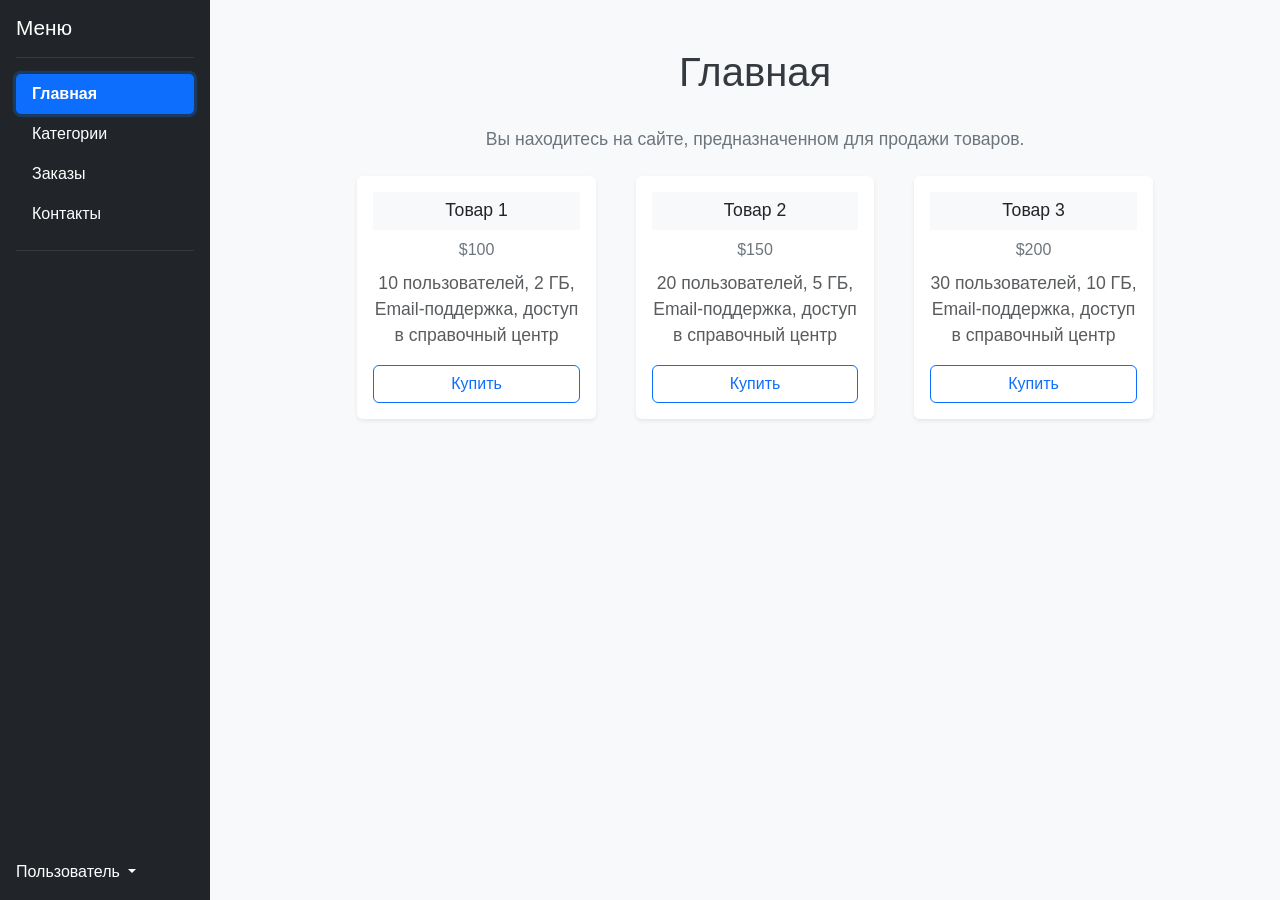
<file: src/index.html>
<!DOCTYPE html>
<html lang="ru">
<head>
  <meta charset="UTF-8">
  <title>Главная</title>
  <link rel="stylesheet" href="css/bootstrap.css">
  <link rel="stylesheet" href="css/styles.css">
  <style>
    .sidebar {
      width: 250px;
      min-height: 100vh;
      display: flex;
      flex-direction: column;
      justify-content: space-between;
    }
  </style>
</head>
<body>
<div class="d-flex">
  <!-- Боковая панель -->
  <div class="bg-dark text-white p-3 sidebar">
    <div>
      <h4>Меню</h4>
      <hr class="border-secondary">
      <ul class="nav flex-column">
        <li class="nav-item">
          <a class="nav-link text-white active bg-primary" style="border-radius:5px" href="index.html">Главная</a>
        </li>
        <li class="nav-item">
          <a class="nav-link text-white" href="catalog.html">Категории</a>
        </li>
        <li class="nav-item">
          <a class="nav-link text-white" href="#">Заказы</a>
        </li>
        <li class="nav-item">
          <a class="nav-link text-white" href="contacts.html">Контакты</a>
        </li>
      </ul>
      <hr class="border-secondary">
    </div>

    <!-- Выпадающее меню пользователя -->
    <div class="dropdown">
      <a class="d-block text-white text-decoration-none dropdown-toggle"
         data-bs-toggle="dropdown"
         href="#" role="button"
         style="cursor: pointer;">
        Пользователь
      </a>
      <ul class="dropdown-menu dropdown-menu-dark">
        <li><a class="dropdown-item" href="#">Профиль</a></li>
        <li><a class="dropdown-item" href="#">Выход</a></li>
      </ul>
    </div>
  </div>

  <!-- Контент -->
  <div class="container py-5" style="margin-left: 20px;">
    <h1 class="text-center">Главная</h1>
    <p class="text-center">Вы находитесь на сайте, предназначенном для продажи товаров.</p>
    <div class="row justify-content-center">
      <!-- Карточка 1 -->
      <div class="col-md-3 m-2">
        <div class="card text-center">
          <div class="card-body">
            <h5 class="card-title bg-light text-center m-0 py-2">Товар 1</h5>
            <p class="card-text">$100</p>
            <p class="text-muted">10 пользователей, 2 ГБ, Email-поддержка, доступ в справочный центр</p>
            <a href="#" class="btn btn-outline-primary w-100">Купить</a>
          </div>
        </div>
      </div>
      <!-- Карточка 2 -->
      <div class="col-md-3 m-2">
        <div class="card text-center">
          <div class="card-body">
            <h5 class="card-title bg-light text-center m-0 py-2">Товар 2</h5>
            <p class="card-text">$150</p>
            <p class="text-muted">20 пользователей, 5 ГБ, Email-поддержка, доступ в справочный центр</p>
            <a href="#" class="btn btn-outline-primary w-100">Купить</a>
          </div>
        </div>
      </div>
      <!-- Карточка 3 -->
      <div class="col-md-3 m-2">
        <div class="card text-center">
          <div class="card-body">
            <h5 class="card-title bg-light text-center m-0 py-2">Товар 3</h5>
            <p class="card-text">$200</p>
            <p class="text-muted">30 пользователей, 10 ГБ, Email-поддержка, доступ в справочный центр</p>
            <a href="#" class="btn btn-outline-primary w-100">Купить</a>
          </div>
        </div>
      </div>
    </div>
  </div>
</div>

<script src="https://cdn.jsdelivr.net/npm/bootstrap@5.3.0/dist/js/bootstrap.bundle.min.js"></script>
</body>
</html>
</file>
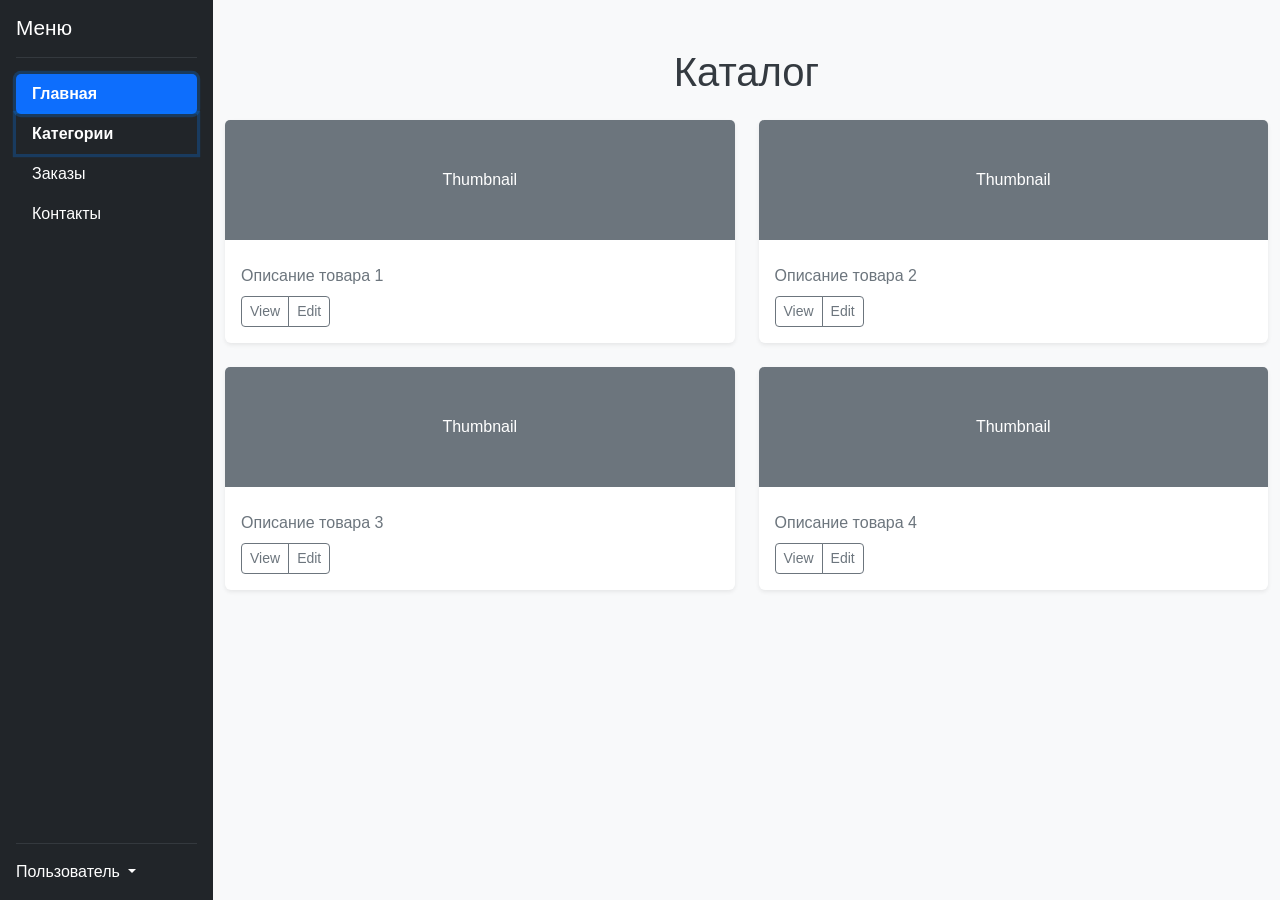
<file: src/catalog.html>
<!DOCTYPE html>
<html lang="ru">
<head>
  <meta charset="UTF-8">
  <title>Каталог</title>
  <link rel="stylesheet" href="css/bootstrap.css">
  <link rel="stylesheet" href="css/styles.css">
  <style>
    .sidebar {
      width: 250px;
      min-height: 100vh;
      display: flex;
      flex-direction: column;
      justify-content: space-between;
    }
  </style>
</head>
<body>
<div class="d-flex">
  <!-- Sidebar -->
  <div class="bg-dark text-white p-3 sidebar">
    <div>
      <h4>Меню</h4>
      <hr class="border-secondary">
      <ul class="nav flex-column">
        <li class="nav-item"><a class="nav-link text-white active bg-primary" style="border-radius:5px" href="index.html">Главная</a></li>
        <li class="nav-item"><a class="nav-link text-white active" href="catalog.html">Категории</a></li>
        <li class="nav-item"><a class="nav-link text-white" href="#">Заказы</a></li>
        <li class="nav-item"><a class="nav-link text-white" href="contacts.html">Контакты</a></li>
      </ul>
    </div>
    <div>
      <hr class="border-secondary">
      <!-- Выпадающий блок пользователя -->
  <div class="dropdown">
 </div>
    <a
      class="d-block text-white text-decoration-none dropdown-toggle"
      data-bs-toggle="dropdown"
      style="cursor: pointer;"
    >
      Пользователь
    </a>
    <ul class="dropdown-menu dropdown-menu-dark">
      <li><a class="dropdown-item" href="#">Профиль</a></li>
      <li><a class="dropdown-item" href="#">Выход</a></li>
    </ul>
  </div>
</div>

  <!-- Main content -->
  <div class="container py-5">
    <h1 class="text-center mb-4">Каталог</h1>
    <div class="row">
      <!-- 4 карточки в 2 ряда по 2 -->
      <div class="col-md-6 mb-4">
        <div class="card">
          <div class="card-img-top bg-secondary text-white text-center p-5">Thumbnail</div>
          <div class="card-body">
            <p class="card-text">Описание товара 1</p>
            <div class="btn-group btn-group-sm" role="group" aria-label="Small button group">
             <a href="#" class="btn btn-outline-secondary">View</a>
             <a href="#" class="btn btn-outline-secondary">Edit</a>
            </div>
          </div>
        </div>
      </div>

      <div class="col-md-6 mb-4">
        <div class="card">
          <div class="card-img-top bg-secondary text-white text-center p-5">Thumbnail</div>
          <div class="card-body">
            <p class="card-text">Описание товара 2</p>
            <div class="btn-group btn-group-sm" role="group" aria-label="Small button group">
             <a href="#" class="btn btn-outline-secondary">View</a>
             <a href="#" class="btn btn-outline-secondary">Edit</a>
            </div>
          </div>
        </div>
      </div>

      <div class="col-md-6 mb-4">
        <div class="card">
          <div class="card-img-top bg-secondary text-white text-center p-5">Thumbnail</div>
          <div class="card-body">
            <p class="card-text">Описание товара 3</p>
            <div class="btn-group btn-group-sm" role="group" aria-label="Small button group">
             <a href="#" class="btn btn-outline-secondary">View</a>
             <a href="#" class="btn btn-outline-secondary">Edit</a>
            </div>
          </div>
        </div>
      </div>

      <div class="col-md-6 mb-4">
        <div class="card">
          <div class="card-img-top bg-secondary text-white text-center p-5">Thumbnail</div>
          <div class="card-body">
            <p class="card-text">Описание товара 4</p>
            <div class="btn-group btn-group-sm" role="group" aria-label="Small button group">
             <a href="#" class="btn btn-outline-secondary">View</a>
             <a href="#" class="btn btn-outline-secondary">Edit</a>
            </div>
          </div>
        </div>
      </div>

    </div>
  </div>
</div>
<script src="https://cdn.jsdelivr.net/npm/bootstrap@5.3.0/dist/js/bootstrap.bundle.min.js"></script>
</body>
</html>
</file>
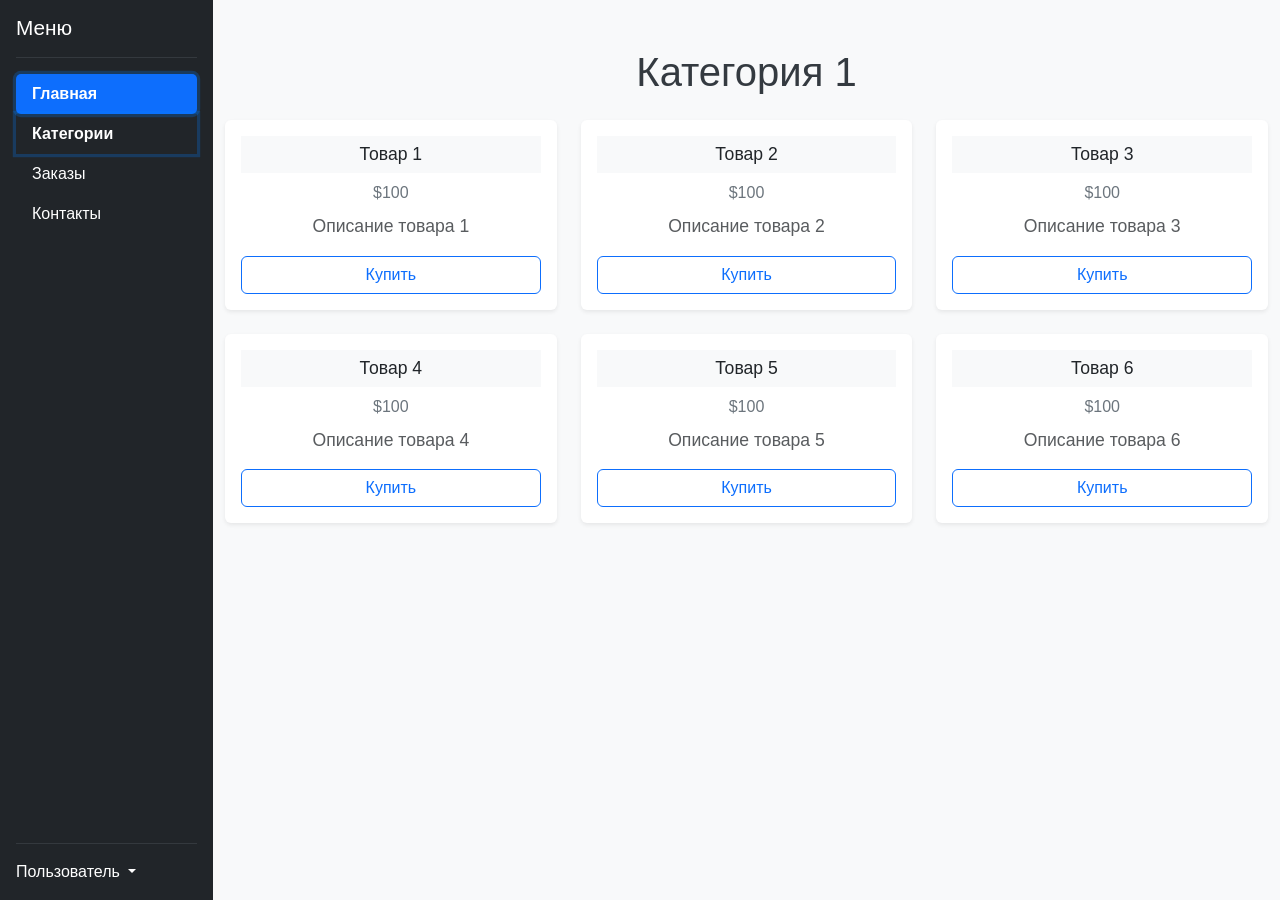
<file: src/category_1.html>
<!DOCTYPE html>
<html lang="ru">
<head>
  <meta charset="UTF-8">
  <title>Категория 1</title>
  <link rel="stylesheet" href="css/bootstrap.css">
  <link rel="stylesheet" href="css/styles.css">
  <style>
    .sidebar {
      width: 250px;
      min-height: 100vh;
      display: flex;
      flex-direction: column;
      justify-content: space-between;
    }
  </style>
</head>
<body>
<div class="d-flex">
  <!-- Sidebar -->
  <div class="bg-dark text-white p-3 sidebar">
    <div>
      <h4>Меню</h4>
      <hr class="border-secondary">
      <ul class="nav flex-column">
        <li class="nav-item"><a class="nav-link text-white active bg-primary" style="border-radius:5px" href="index.html">Главная</a></li>
        <li class="nav-item"><a class="nav-link text-white active" href="catalog.html">Категории</a></li>
        <li class="nav-item"><a class="nav-link text-white" href="#">Заказы</a></li>
        <li class="nav-item"><a class="nav-link text-white" href="contacts.html">Контакты</a></li>
      </ul>
    </div>
    <div>
      <hr class="border-secondary">
      <!-- Выпадающий блок пользователя -->
  <div class="dropdown">
 </div>
    <a
      class="d-block text-white text-decoration-none dropdown-toggle"
      data-bs-toggle="dropdown"
      style="cursor: pointer;"
    >
      Пользователь
    </a>
    <ul class="dropdown-menu dropdown-menu-dark">
      <li><a class="dropdown-item" href="#">Профиль</a></li>
      <li><a class="dropdown-item" href="#">Выход</a></li>
    </ul>
  </div>
</div>

  <!-- Main content -->
  <div class="container py-5">
    <h1 class="text-center mb-4">Категория 1</h1>
    <div class="row justify-content-center">
      <!-- Карточки товаров (6 штук, по 3 в ряд) -->
      <div class="col-md-4 mb-4">
        <div class="card text-center">
          <div class="card-body">
            <h5 class="card-title bg-light text-center m-0 py-2" >Товар 1</h5>
            <p class="card-text">$100</p>
            <p class="text-muted">Описание товара 1</p>
            <a href="#" class="btn btn-outline-primary w-100">Купить</a>
          </div>
        </div>
      </div>
      <div class="col-md-4 mb-4">
        <div class="card text-center">
          <div class="card-body">
            <h5 class="card-title bg-light text-center m-0 py-2" >Товар 2</h5>
            <p class="card-text">$100</p>
            <p class="text-muted">Описание товара 2</p>
            <a href="#" class="btn btn-outline-primary w-100">Купить</a>
          </div>
        </div>
      </div>
      <div class="col-md-4 mb-4">
        <div class="card text-center">
          <div class="card-body">
            <h5 class="card-title bg-light text-center m-0 py-2" >Товар 3</h5>
            <p class="card-text">$100</p>
            <p class="text-muted">Описание товара 3</p>
            <a href="#" class="btn btn-outline-primary w-100">Купить</a>
          </div>
        </div>
      </div>
      <div class="col-md-4 mb-4">
        <div class="card text-center">
          <div class="card-body">
            <h5 class="card-title bg-light text-center m-0 py-2" >Товар 4</h5>
            <p class="card-text">$100</p>
            <p class="text-muted">Описание товара 4</p>
            <a href="#" class="btn btn-outline-primary w-100">Купить</a>
          </div>
        </div>
      </div>
      <div class="col-md-4 mb-4">
        <div class="card text-center">
          <div class="card-body">
            <h5 class="card-title bg-light text-center m-0 py-2" >Товар 5</h5>
            <p class="card-text">$100</p>
            <p class="text-muted">Описание товара 5</p>
            <a href="#" class="btn btn-outline-primary w-100">Купить</a>
          </div>
        </div>
      </div>
      <div class="col-md-4 mb-4">
        <div class="card text-center">
          <div class="card-body">
            <h5 class="card-title bg-light text-center m-0 py-2" >Товар 6</h5>
            <p class="card-text">$100</p>
            <p class="text-muted">Описание товара 6</p>
            <a href="#" class="btn btn-outline-primary w-100">Купить</a>
          </div>
        </div>
      </div>
    </div>
  </div>
</div>
<script src="https://cdn.jsdelivr.net/npm/bootstrap@5.3.0/dist/js/bootstrap.bundle.min.js"></script>
</body>
</html>
</file>
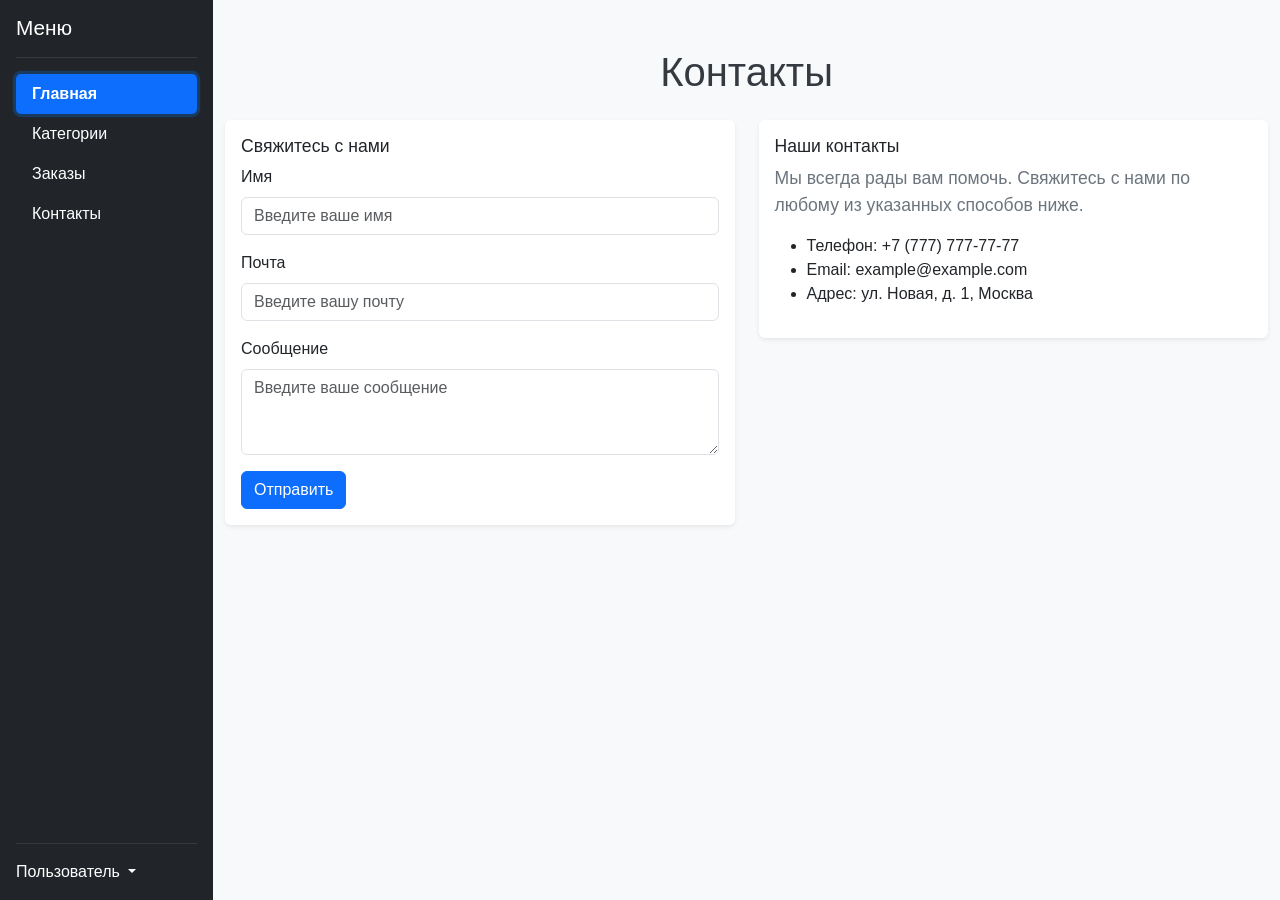
<file: src/contacts.html>
<!DOCTYPE html>
<html lang="ru">
<head>
  <meta charset="UTF-8">
  <title>Контакты</title>
  <link rel="stylesheet" href="css/bootstrap.css">
  <link rel="stylesheet" href="css/styles.css">
  <style>
    .sidebar {
      width: 250px;
      min-height: 100vh;
      display: flex;
      flex-direction: column;
      justify-content: space-between;
    }
  </style>
</head>
<body>
<div class="d-flex">
  <div class="bg-dark text-white p-3 sidebar">
    <div>
      <h4>Меню</h4>
      <hr class="border-secondary">
      <ul class="nav flex-column">
        <li class="nav-item"><a class="nav-link text-white active bg-primary" style="border-radius:5px" href="index.html">Главная</a></li>
        <li class="nav-item"><a class="nav-link text-white" href="catalog.html">Категории</a></li>
        <li class="nav-item"><a class="nav-link text-white" href="#">Заказы</a></li>
        <li class="nav-item"><a class="nav-link text-white" href="contacts.html">Контакты</a></li>
      </ul>
    </div>
    <div>
      <hr class="border-secondary">
      <!-- Выпадающий блок пользователя -->
  <div class="dropdown">
 </div>
    <a
      class="d-block text-white text-decoration-none dropdown-toggle"
      data-bs-toggle="dropdown"
      style="cursor: pointer;"
    >
      Пользователь
    </a>
    <ul class="dropdown-menu dropdown-menu-dark">
      <li><a class="dropdown-item" href="#">Профиль</a></li>
      <li><a class="dropdown-item" href="#">Выход</a></li>
    </ul>
  </div>
</div>
<div class="container py-5">
    <h1 class="text-center mb-4">Контакты</h1>

    <div class="row">
      <div class="col-md-6">
        <div class="card">
          <div class="card-body">
            <h5 class="card-title">Свяжитесь с нами</h5>
            <form>
              <div class="mb-3">
                <label for="name" class="form-label">Имя</label>
                <input type="text" class="form-control" id="name" placeholder="Введите ваше имя">
              </div>
              <div class="mb-3">
                <label for="email" class="form-label">Почта</label>
                <input type="email" class="form-control" id="email" placeholder="Введите вашу почту">
              </div>
              <div class="mb-3">
                <label for="message" class="form-label">Сообщение</label>
                <textarea class="form-control" id="message" rows="3" placeholder="Введите ваше сообщение"></textarea>
              </div>
              <button type="submit" class="btn btn-primary">Отправить</button>
            </form>
          </div>
        </div>
      </div>


      <div class="col-md-6">
        <div class="card">
          <div class="card-body">
            <h5 class="card-title">Наши контакты</h5>
            <p>Мы всегда рады вам помочь. Свяжитесь с нами по любому из указанных способов ниже.</p>
            <ul>
              <li>Телефон: +7 (777) 777-77-77</li>
              <li>Email: example@example.com</li>
              <li>Адрес: ул. Новая, д. 1, Москва</li>
            </ul>
          </div>
        </div>
      </div>
    </div>
  </div>
</div>
<script src="https://cdn.jsdelivr.net/npm/bootstrap@5.3.0/dist/js/bootstrap.bundle.min.js"></script>
</body>
</html>
</file>
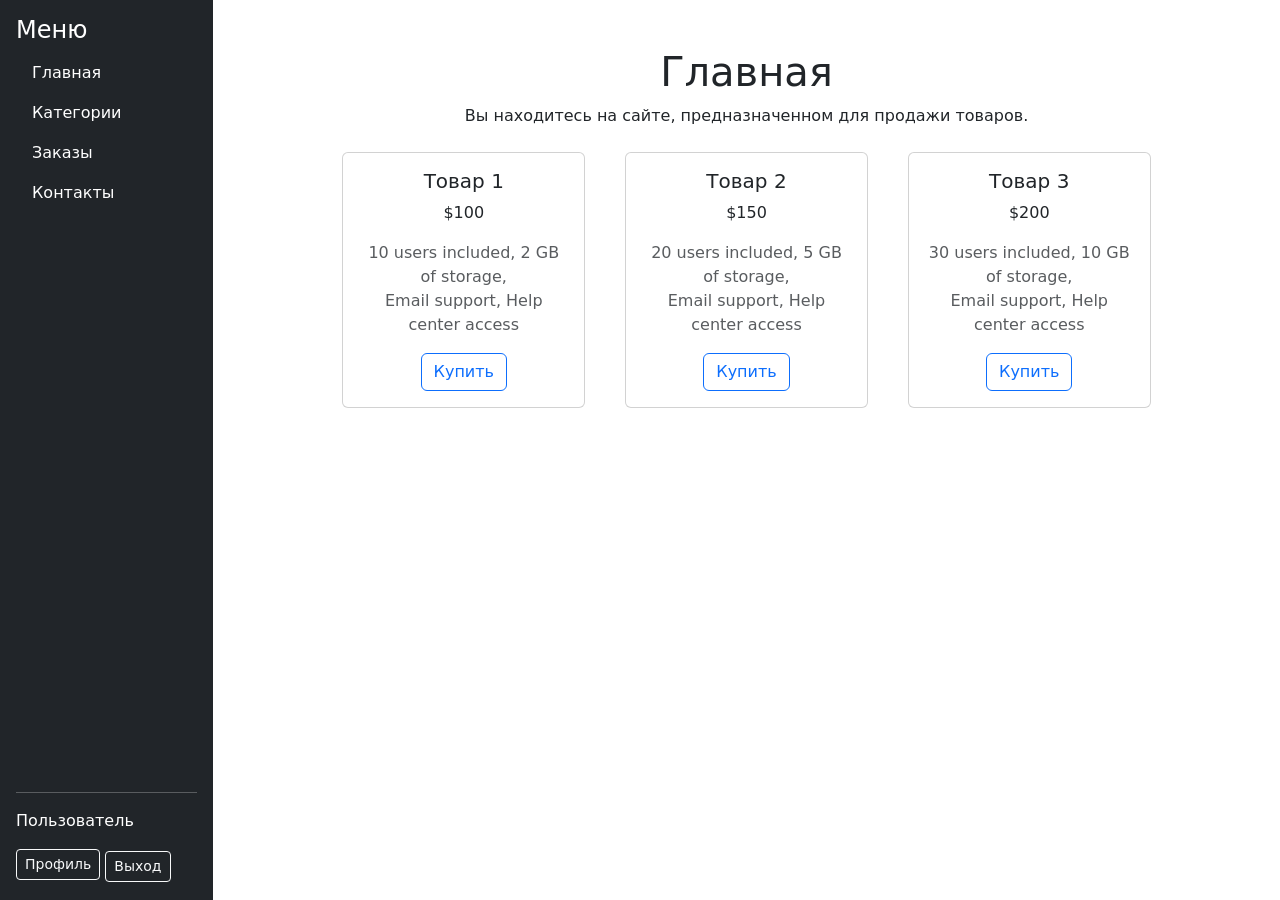
<file: src/home.html>
<!DOCTYPE html>
<html lang="ru">
<head>
  <meta charset="UTF-8">
  <title>Главная</title>
  <link href="https://cdn.jsdelivr.net/npm/bootstrap@5.3.0/dist/css/bootstrap.min.css" rel="stylesheet">
  <style>
    .sidebar {
      width: 250px;
      min-height: 100vh;
      display: flex;
      flex-direction: column;
      justify-content: space-between;
    }
  </style>
</head>
<body>
<div class="d-flex">
  <div class="bg-dark text-white p-3 sidebar">
    <div>
      <h4>Меню</h4>
      <ul class="nav flex-column">
        <li class="nav-item"><a class="nav-link text-white active" href="index.html">Главная</a></li>
        <li class="nav-item"><a class="nav-link text-white" href="catalog.html">Категории</a></li>
        <li class="nav-item"><a class="nav-link text-white" href="#">Заказы</a></li>
        <li class="nav-item"><a class="nav-link text-white" href="contacts.html">Контакты</a></li>
      </ul>
    </div>
    <div>
      <hr class="text-white">
      <p>Пользователь</p>
      <a href="#" class="btn btn-outline-light btn-sm mb-1">Профиль</a>
      <a href="#" class="btn btn-outline-light btn-sm">Выход</a>
    </div>
  </div>

  <div class="container py-5">
    <h1 class="text-center">Главная</h1>
    <p class="text-center">Вы находитесь на сайте, предназначенном для продажи товаров.</p>
    <div class="row justify-content-center">
      <!-- Карточка 1 -->
      <div class="col-md-3 m-2">
        <div class="card text-center">
          <div class="card-body">
            <h5 class="card-title">Товар 1</h5>
            <p class="card-text">$100</p>
            <p class="text-muted">10 users included, 2 GB of storage,<br>Email support, Help center access</p>
            <a href="#" class="btn btn-outline-primary">Купить</a>
          </div>
        </div>
      </div>
      <div class="col-md-3 m-2">
        <div class="card text-center">
          <div class="card-body">
            <h5 class="card-title">Товар 2</h5>
            <p class="card-text">$150</p>
            <p class="text-muted">20 users included, 5 GB of storage,<br>Email support, Help center access</p>
            <a href="#" class="btn btn-outline-primary">Купить</a>
          </div>
        </div>
      </div>
      <!-- Карточка 3 -->
      <div class="col-md-3 m-2">
        <div class="card text-center">
          <div class="card-body">
            <h5 class="card-title">Товар 3</h5>
            <p class="card-text">$200</p>
            <p class="text-muted">30 users included, 10 GB of storage,<br>Email support, Help center access</p>
            <a href="#" class="btn btn-outline-primary">Купить</a>
          </div>
        </div>
      </div>
    </div>
  </div>
</div>
</body>
</html>
</file>
<file: src/css/styles.css>
body {
  background-color: #f8f9fa;
  font-family: 'Segoe UI', Tahoma, Geneva, Verdana, sans-serif;
  margin: 0;
}

h1 {
  margin-bottom: 30px;
  color: #343a40;
}

p {
  color: #6c757d;
  font-size: 1.1rem;
}

.sidebar h4 {
  font-size: 1.3rem;
  margin-bottom: 1rem;
}

.nav-link.active {
  font-weight: 600;
  box-shadow: 0 0 0 0.2rem rgba(0, 123, 255, 0.25);
}

.card {
  border: none;
  box-shadow: 0 0.125rem 0.25rem rgba(0, 0, 0, 0.075);
}

.card-title {
  font-size: 1.1rem;
  font-weight: 500;
}

.card-text {
  font-size: 1rem;
  margin: 0.5rem 0;
}

.btn-outline-primary {
  transition: background-color 0.2s ease-in-out;
}

.btn-outline-primary:hover {
  background-color: #0d6efd;
  color: white;
}

.dropdown-menu-dark .dropdown-item:hover {
  background-color: #0d6efd;
}
</file>
